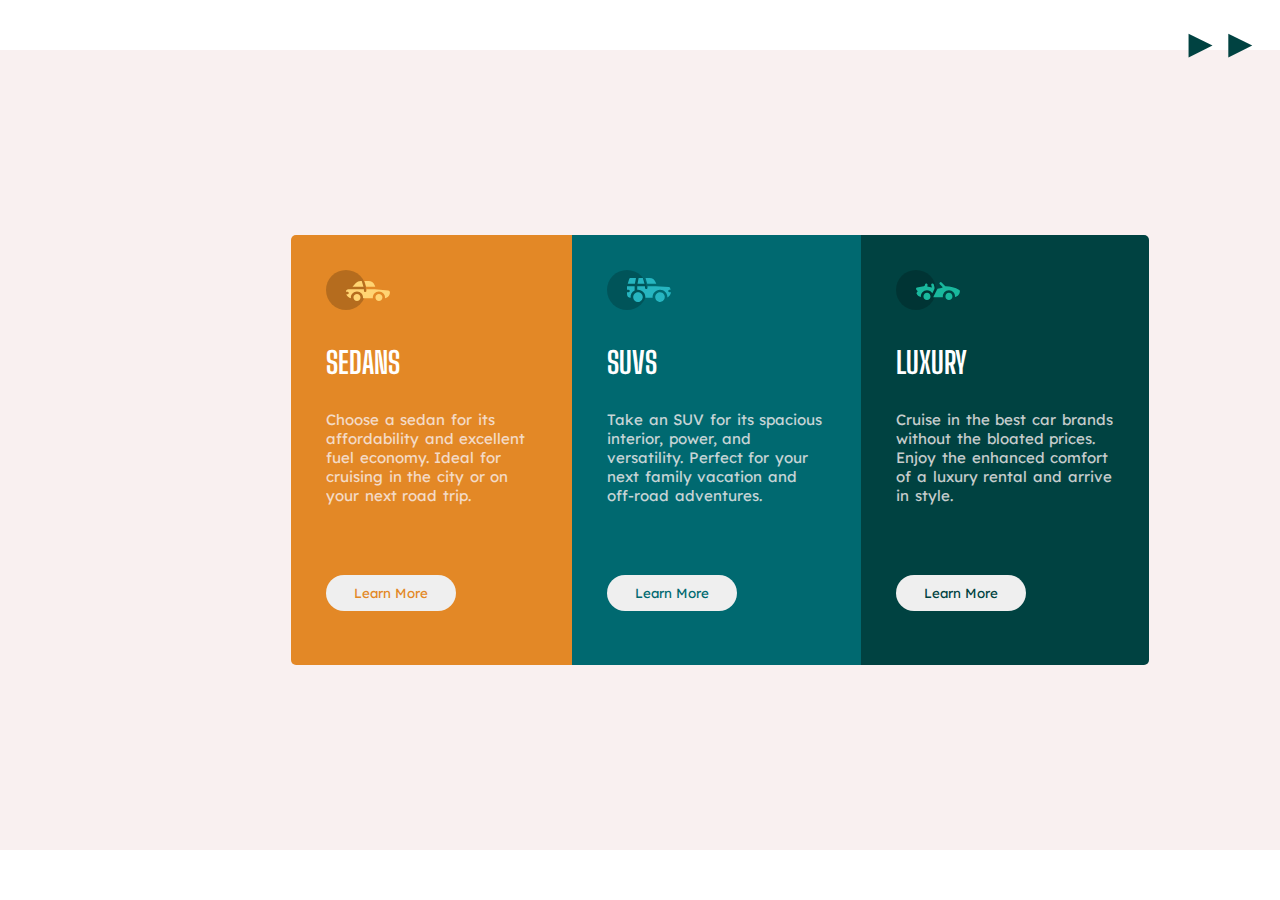
<file: index.html>
<!DOCTYPE html>
<html lang="en">
<head>
    <meta charset="UTF-8">
    <meta http-equiv="X-UA-Compatible" content="IE=edge">
    <meta name="viewport" content="width=device-width, initial-scale=1.0">
    <link href="https://fonts.googleapis.com/css2?family=Lexend+Deca&display=swap" rel="stylesheet">
    <link href="https://fonts.googleapis.com/css2?family=Big+Shoulders+Display:wght@700&family=Lexend+Deca&display=swap" rel="stylesheet">
    <link rel="stylesheet" href="./style.css">
    <title>Card Design</title>
</head>
<body>
    <header>
        <div class="nav"><a href="./grid.html">►►</a></div>
    </header>
    <main class="container">
        <div class="box0">
            <div class="box1">
                <img src="./Layout task/images/icon-sedans.svg" alt="sedan">
                <h1>sedans</h1>
                <p>Choose a sedan for its affordability and excellent fuel economy. Ideal for cruising in the city or on your next road trip.</p>
                <button>Learn More</button>
            </div>
            <div class="box2">
                <img src="./Layout task/images/icon-suvs.svg" alt="suv">
                <h1>suvs</h1>
                <p>Take an SUV for its spacious interior, power, and versatility. Perfect for your next family vacation and off-road adventures.</p>
                <button>Learn More</button>
            </div>
            <div class="box3">
                <img src="./Layout task/images/icon-luxury.svg" alt="luxury">
                <h1>luxury</h1>
                <p>Cruise in the best car brands without the bloated prices. Enjoy the enhanced comfort of a luxury rental and arrive in style.</p>
                <button>Learn More</button>
            </div>
        </div>    
    </main>
</body>
</html>
</file>
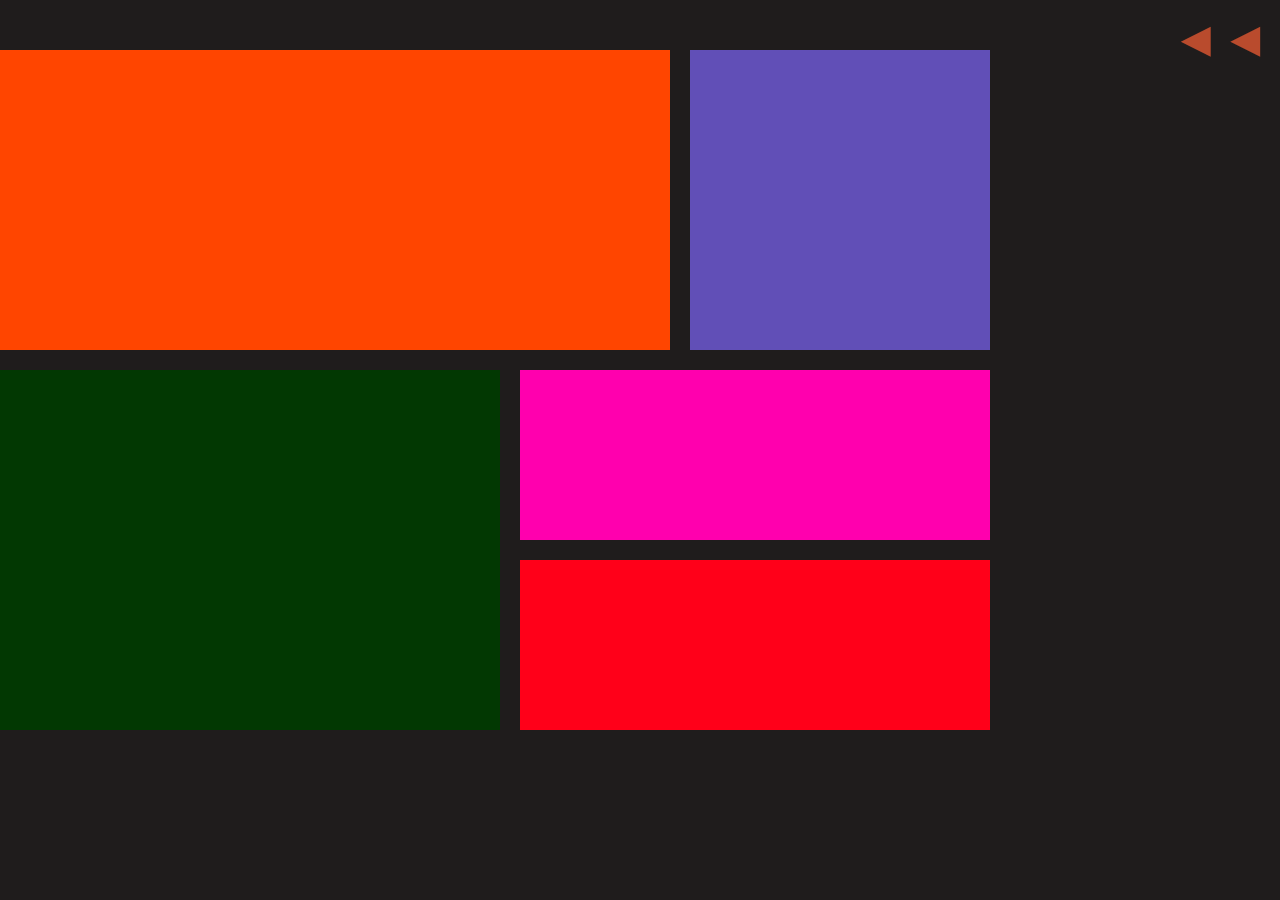
<file: grid.html>
<!DOCTYPE html>
<html lang="en">
<head>
    <meta charset="UTF-8">
    <meta http-equiv="X-UA-Compatible" content="IE=edge">
    <meta name="viewport" content="width=device-width, initial-scale=1.0">
    <link rel="stylesheet" href="./grid.css">
    <title>CSS Grid Layout</title>
</head>
<body>
    <header>
        <div class="nav"><a href="./index.html">◄◄</a></div>
    </header>
    <main class="container">
        <div class="item1">1</div> 
        <div class="item2">2</div>
        <div class="item3">3</div>
        <div class="item4">4</div>
        <div class="item5">5</div>
    </main>
    
</body>
</html>
</file>
<file: style.css>
:root {
    --button-padding: 10px;
    --button-background-color: white;
    --button-margin-top: 55px;
    --button-border-radius: 19px;
    --box-padding: 35px;
    --box-height: 45%;
    --font-margin-top: 30px;
}

body{
    margin: 0;
    padding: 0;
    box-sizing: border-box;
    font-size: 15px;
}

.container{
    margin: 40px auto;
    width: 1440px;
    height: 800px;
    background-color: rgb(249, 240, 240);
}

.box0{
    display: flex;
    width: 858px;
    height: 800px;
    margin: 0 auto;
    border-radius: 
}

.box1{
    align-self: center; 
    padding: var(--box-padding);
    background-color: hsl(31, 77%, 52%);
    height: var(--box-height);
    border-bottom-left-radius: 5px;
    border-top-left-radius: 5px;
}

.box2{
    align-self: center; 
    padding: var(--box-padding); 
    background-color: hsl(184, 100%, 22%);
    height: var(--box-height);
}

.box3{
    align-self: center;
    justify-content: space-around;
  
    padding: var(--box-padding);
    background-color: hsl(179, 100%, 13%);
    height: var(--box-height);
    border-bottom-right-radius: 5px;
    border-top-right-radius: 5px;
}

h1{
    font-family: 'Big Shoulders Display', sans-serif;
    text-transform: uppercase;
    color: hsl(0, 0%,100%);
    margin-top: var(--font-margin-top);
}

p{
    color: rgb(249, 240, 240);
    opacity: 0.8;
    word-spacing: 1.7px;
    margin-top: var(--font-margin-top);
    font-family: 'Lexend Deca', sans-serif;
}

button{
     border-radius: var(--button-border-radius);
     padding: var(--button-padding);
     margin-top: var(--button-margin-top);
     width: 130px;
     border: 1px transparent;
     font-family: 'Lexend Deca', sans-serif;
}

button:hover{
    cursor: pointer;
    border: 2px solid white;

}

.box1 button:hover {
    background-color: hsl(31, 77%, 52%);
    color: white;
}

.box2 button:hover{
    background-color: hsl(184, 100%, 22%);
    color: white;
}

.box3, button:hover{
    background-color: hsl(179, 100%, 13%);
    color: white;
}


.box1 button {
    color: hsl(31, 77%, 52%);
}

.box2 button {
    color: hsl(184, 100%, 22%);
    
}

.box3, button {
    color: hsl(179, 100%, 13%);
    
}

.nav {
    margin: 10px;
    display: flex;
    justify-content: flex-end;
}

a {
    color: hsl(179, 100%, 13%);
    text-decoration: none;
    background-color: transparent;
    font-size: 40px;
    padding: 10px;
    position: fixed;
}  

.nav a:hover{
    cursor: pointer;
    transition: background .5s;
   
}
</file>
<file: grid.css>
/* CSS Syntax for the grid layout */

* {
    margin: 0;
    padding: 0;
    box-sizing: border-box;
}

body{
    background: rgb(31, 28, 28);
}

.container {
    width: 1440px;
    height: 800px;
    margin: 50px auto;
    display: grid;
    grid-template-columns: 500px 150px 300px;
    grid-template-rows: 300px 170px 170px;
    grid-gap: 20px 20px;
    color: transparent;
}

.item1{
    background: orangered;
    grid-column: 1/3;
}

.item2{
    background: rgb(97, 79, 183);
}

.item3{
    background: rgb(2, 56, 2);
    grid-row: 2/4;
}

.item4{
    background: rgb(255, 0, 174);
    grid-column: 2/4;
}

.item5{
    background: rgb(255, 0, 25);
    grid-column: 2/4;
}

.nav {
    display: flex;
    justify-content: flex-end;
}

a {
    color: rgb(185, 75, 45);
    text-decoration: none;
    background-color: transparent;
    padding: 10px;
    font-size: 50px;
    position: fixed;
}

 a:hover{
    cursor: pointer;
    transition: background .5s;
}
</file>
